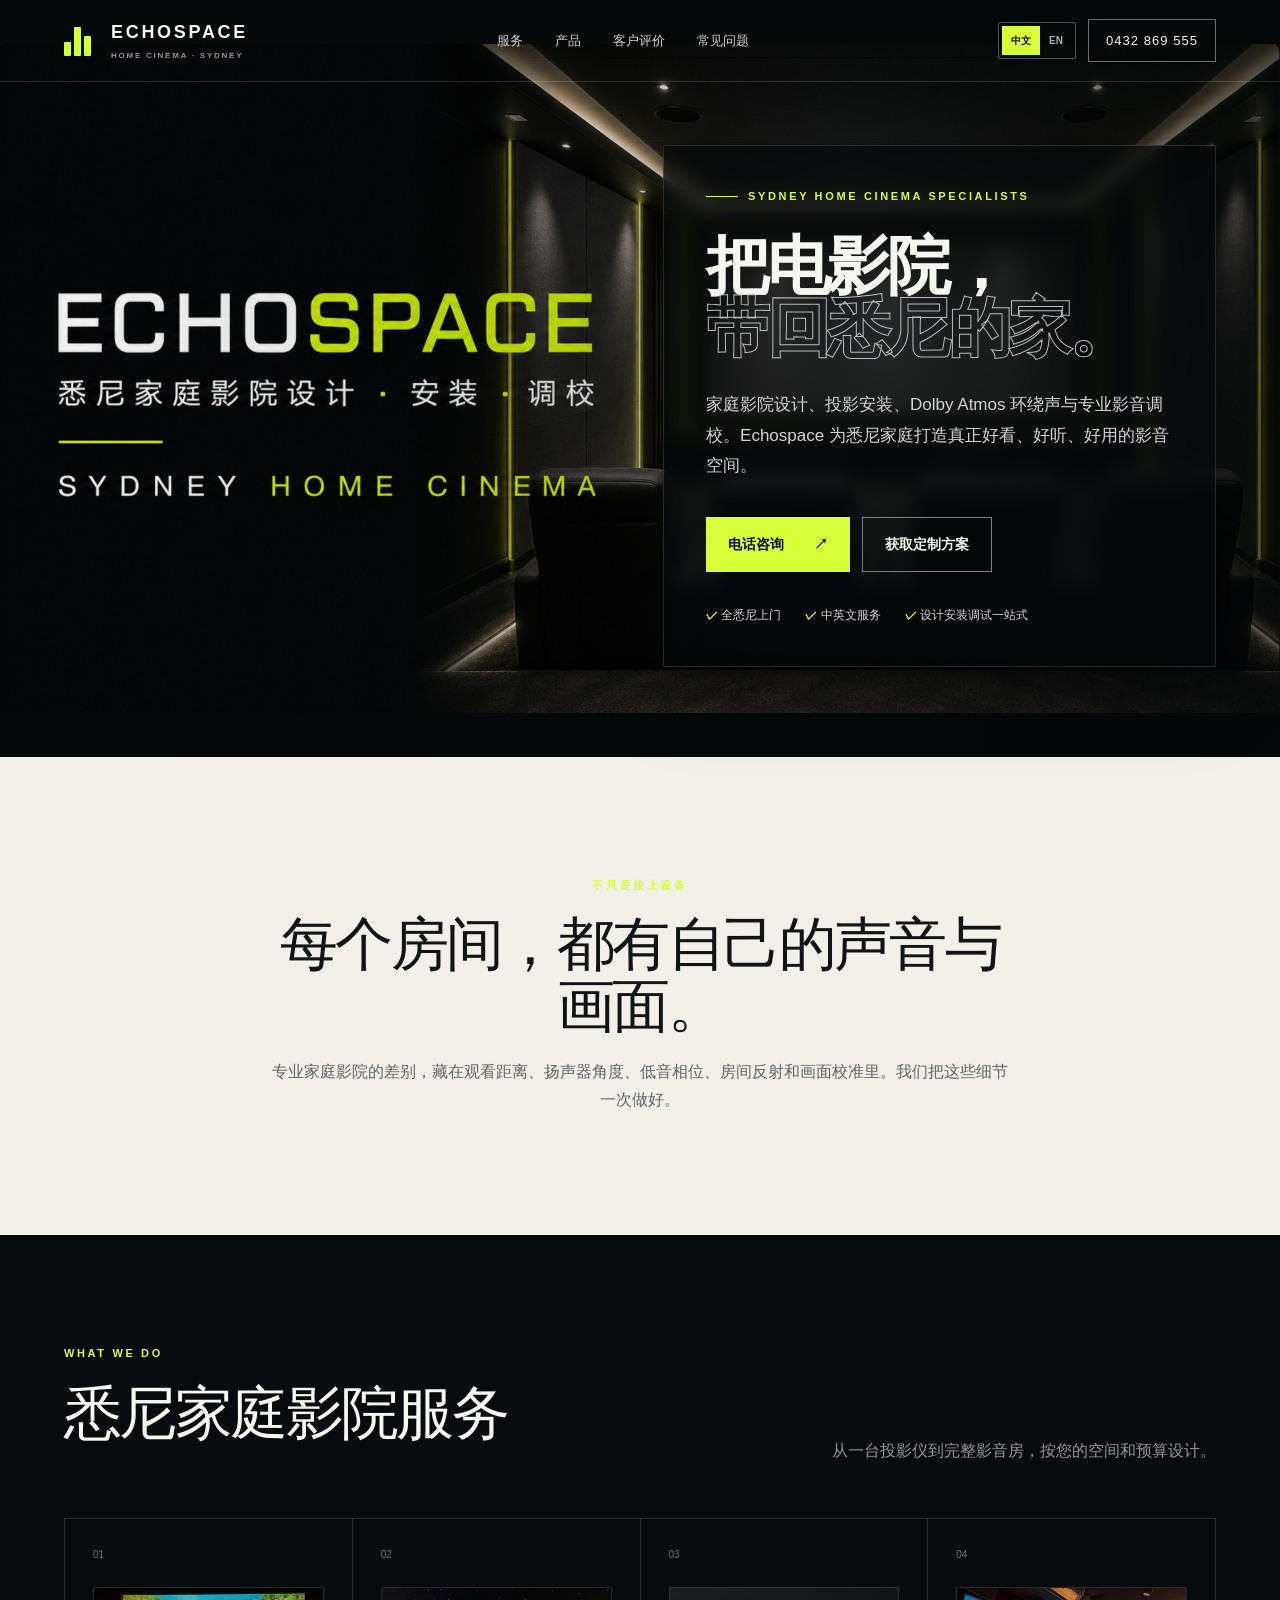
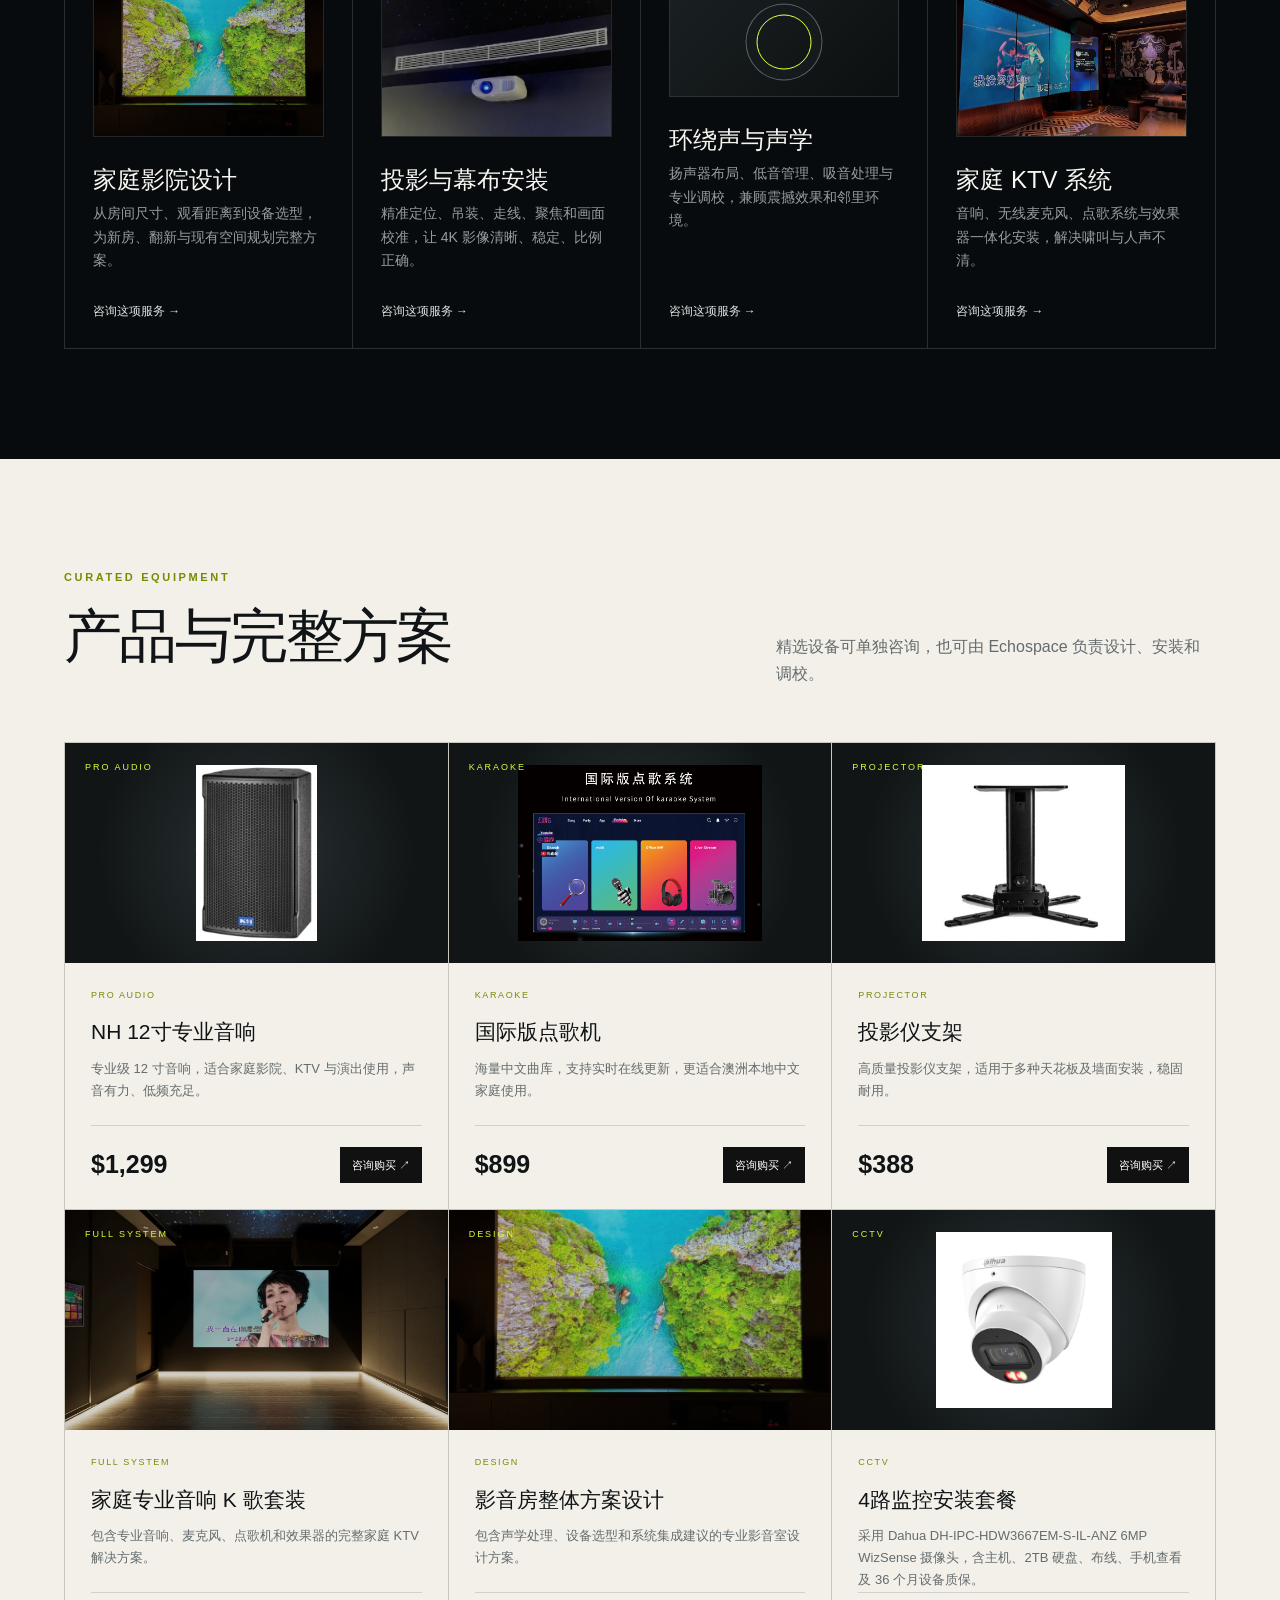
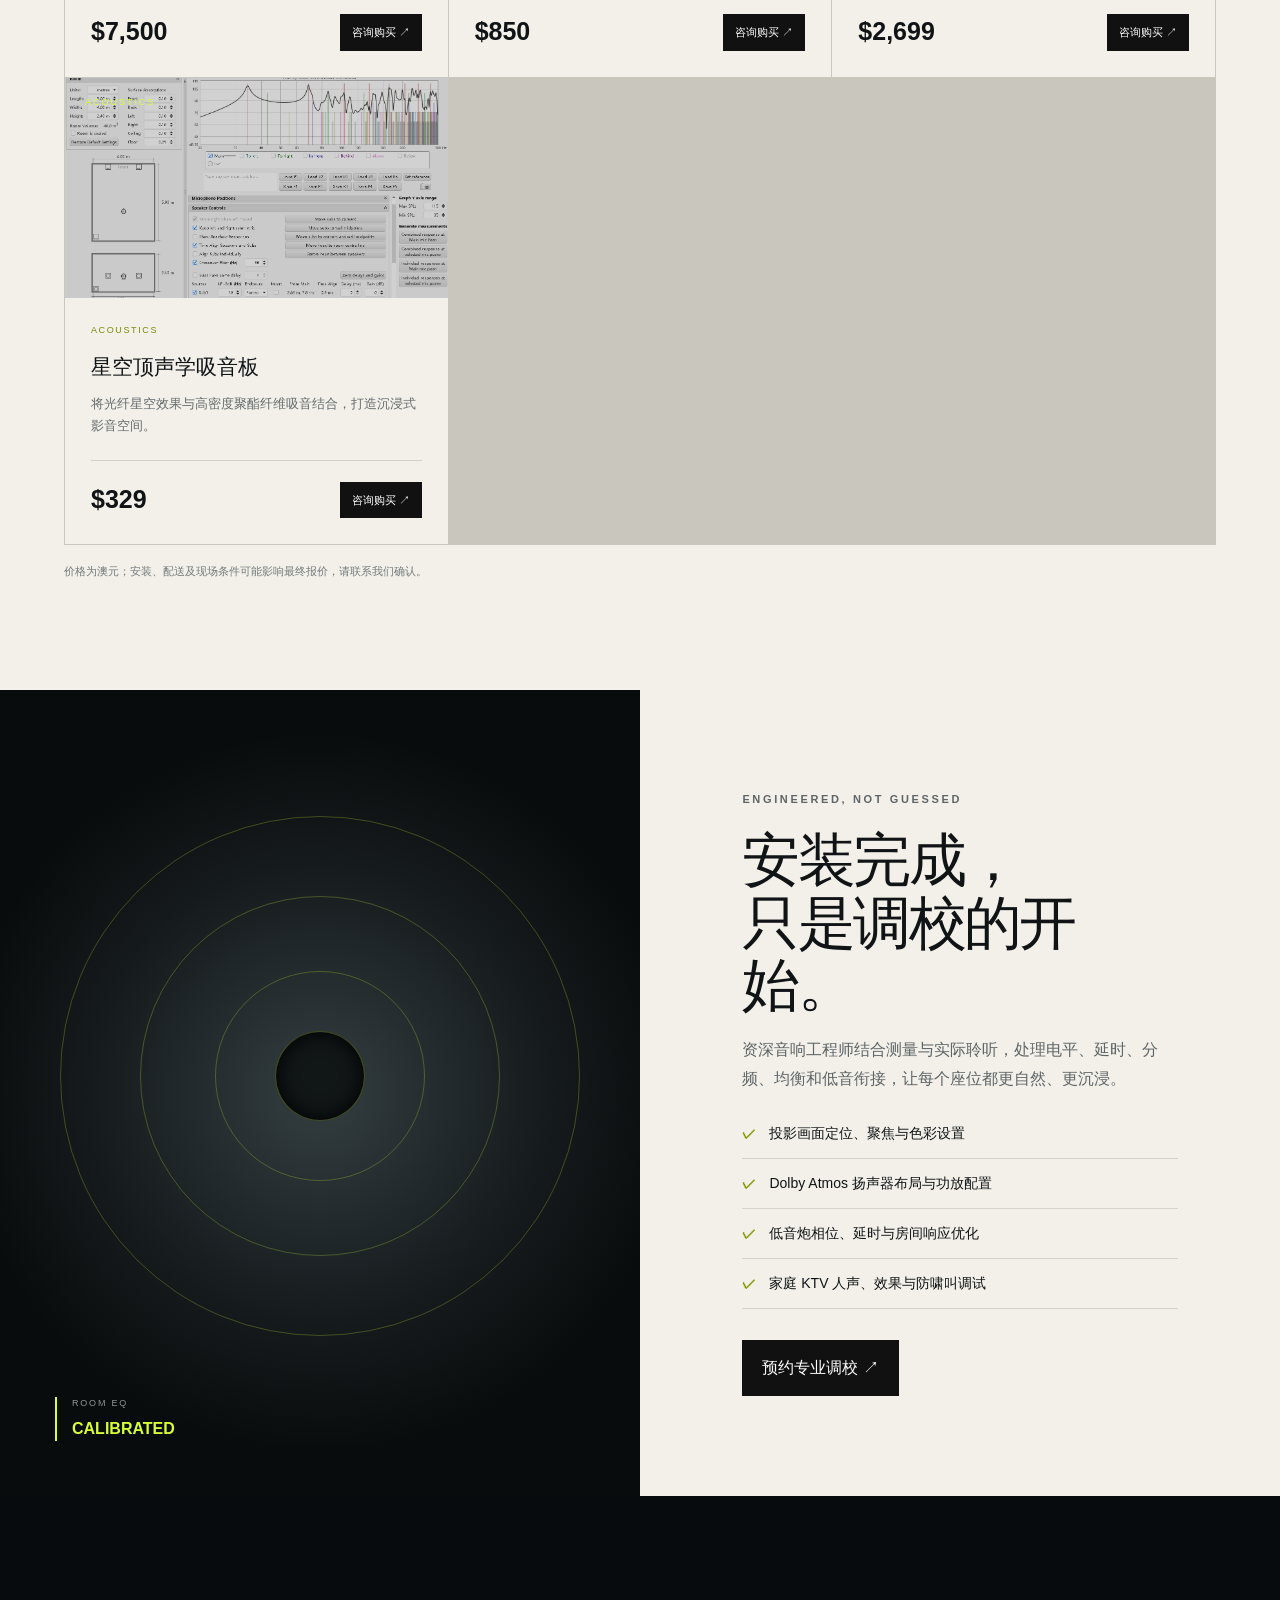
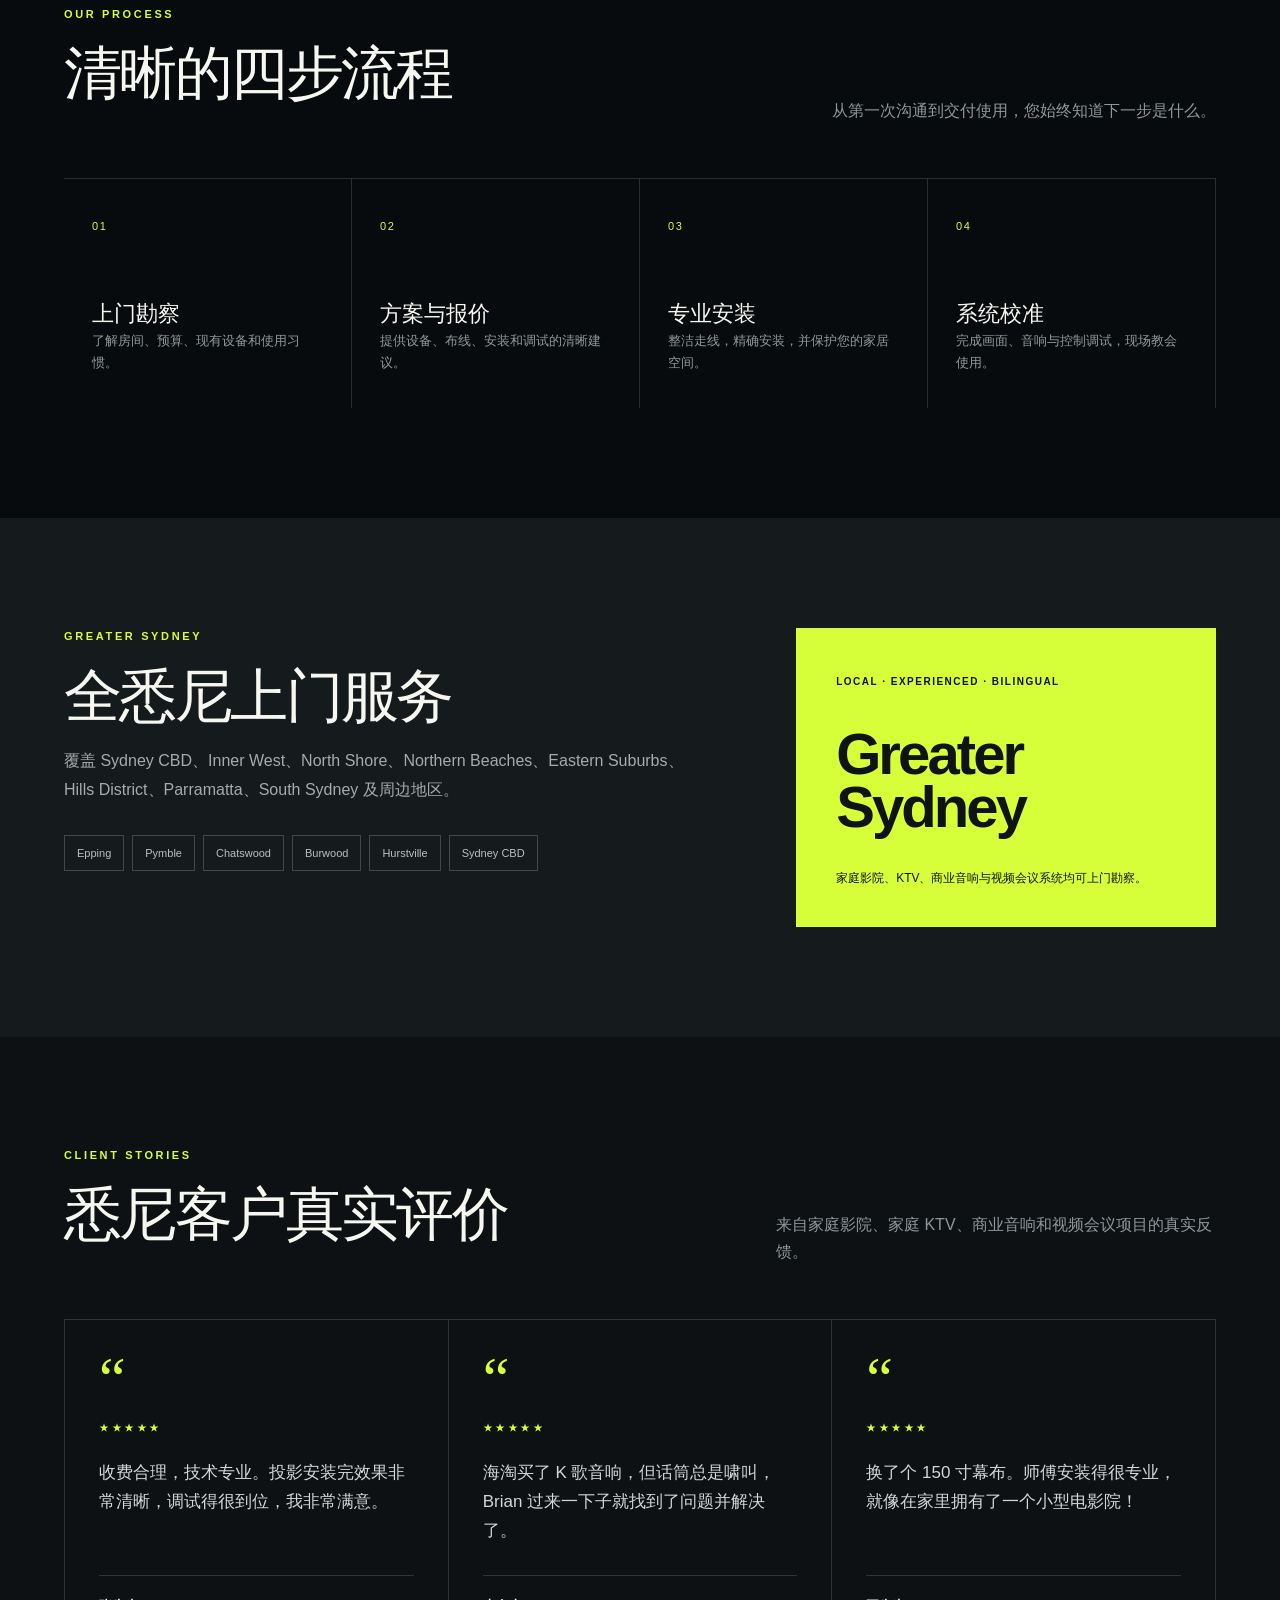
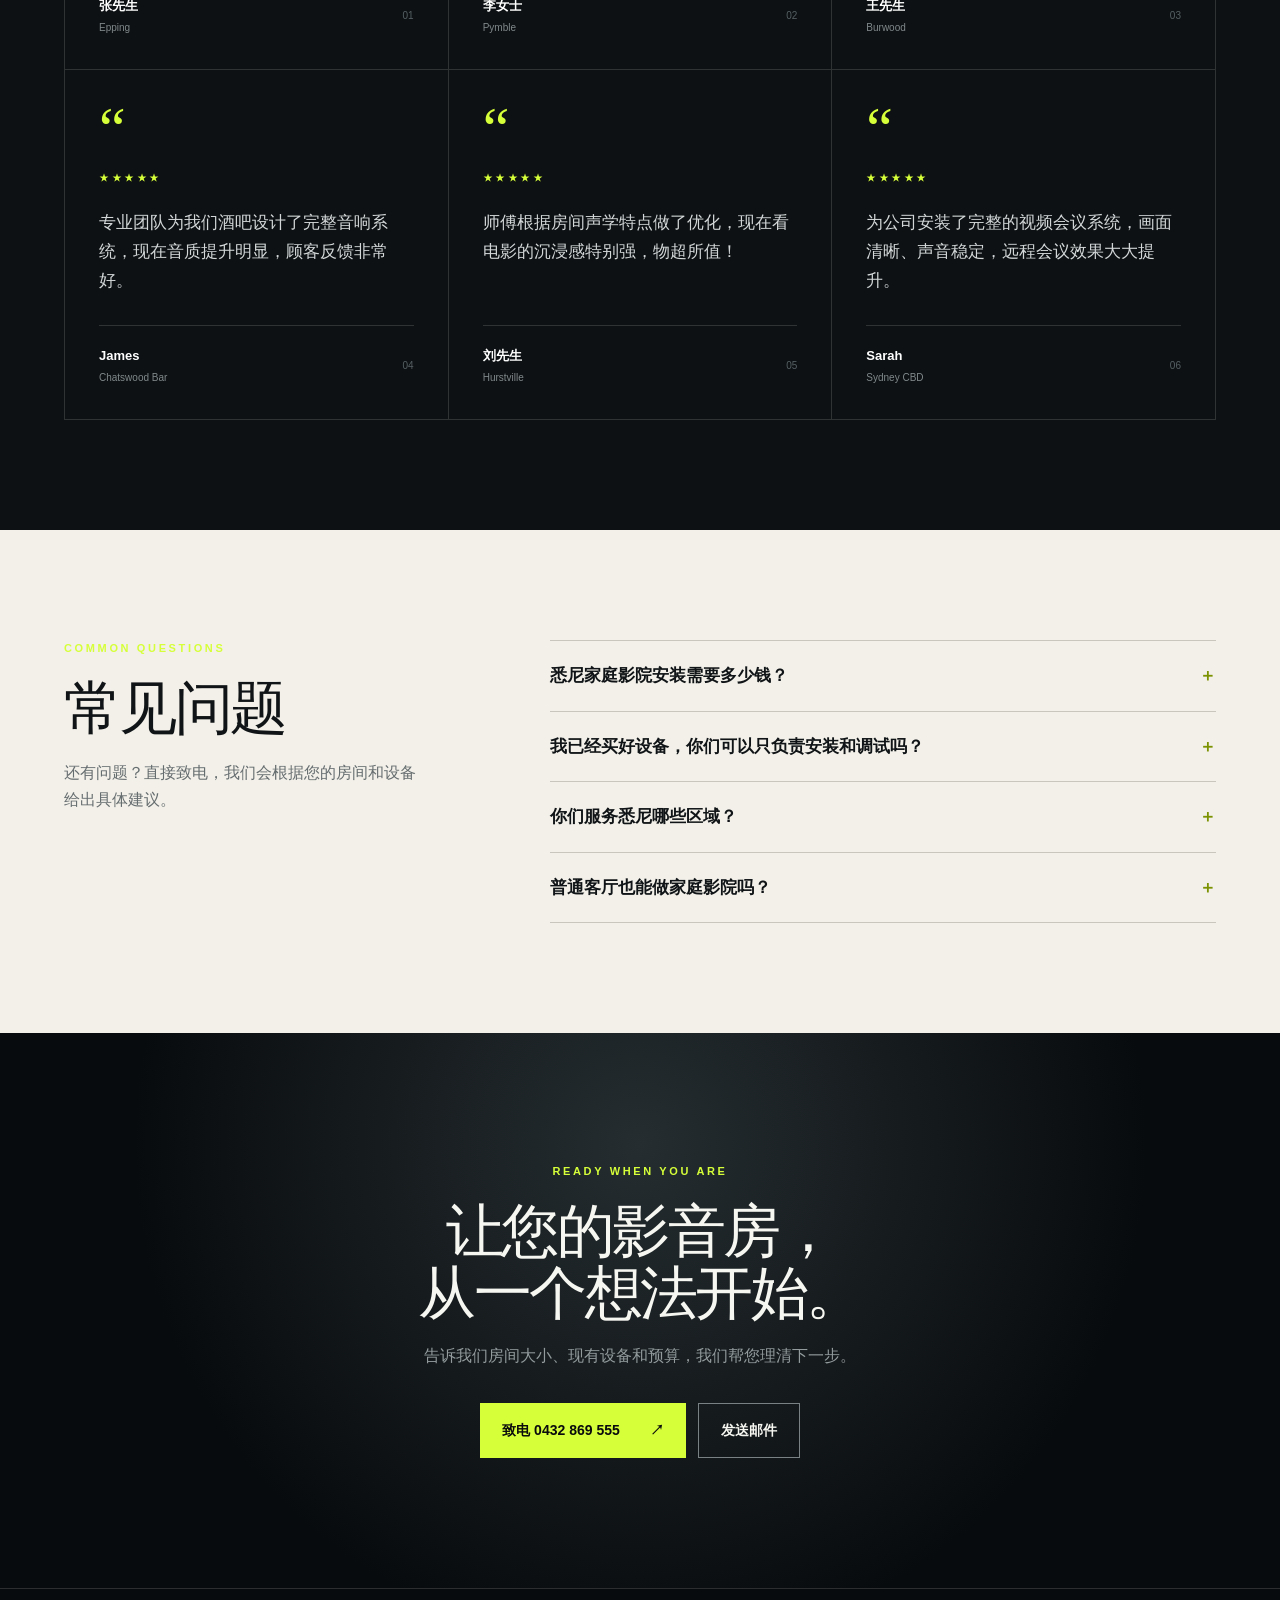
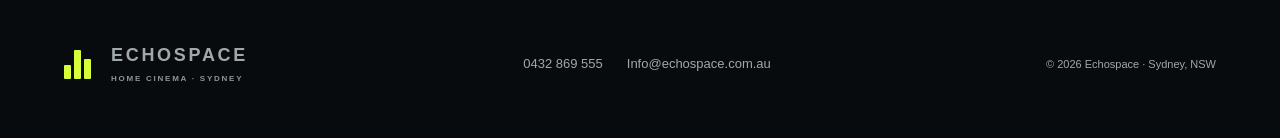
<file: index.html>
<!DOCTYPE html><html lang="zh-CN"><head><meta charSet="utf-8"/><meta name="viewport" content="width=device-width, initial-scale=1"/><link rel="preload" as="image" href="/products/room-design.jpg"/><link rel="preload" as="image" href="/services/projector-installation.jpg"/><link rel="preload" as="image" href="/services/ktv-installation.jpg"/><link rel="preload" as="image" href="/products/speaker.png"/><link rel="preload" as="image" href="/products/karaoke.png"/><link rel="preload" as="image" href="/products/projector-mount.png"/><link rel="preload" as="image" href="/products/ktv-system.jpg"/><link rel="preload" as="image" href="/products/dahua-camera.jpg"/><link rel="preload" as="image" href="/products/star-ceiling.png"/><link rel="stylesheet" href="/assets/index-B1T7E1o7.css" data-rsc-css-href="/assets/index-B1T7E1o7.css" data-precedence="vite-rsc/importer-resources"/><link rel="modulepreload" href="/assets/layout-segment-context-C3ZA42Gq.js" crossorigin=""/><link rel="modulepreload" href="/assets/rolldown-runtime-S-ySWqyJ.js" crossorigin=""/><link rel="modulepreload" href="/assets/index-o77dc3q7.js" crossorigin=""/><link rel="modulepreload" href="/assets/framework-CXnKph_e.js" crossorigin=""/><link rel="modulepreload" href="/assets/HomeClient-DTCljpMY.js" crossorigin=""/><title>悉尼家庭影院设计安装 | Echospace 专业影音系统 | Echospace</title><meta name="description" content="Echospace 提供悉尼家庭影院设计、投影仪与幕布安装、Dolby Atmos 环绕声、KTV 及专业影音调试。全悉尼上门勘察，致电 0432 869 555 获取方案。"/><meta name="keywords" content="悉尼家庭影院,Sydney home theatre installation,投影仪安装悉尼,Dolby Atmos Sydney,家庭KTV安装"/><meta name="robots" content="index, follow"/><meta name="googlebot" content="index, follow, max-image-preview:large, max-snippet:-1"/><meta property="og:title" content="悉尼家庭影院设计安装 | Echospace"/><meta property="og:description" content="为悉尼家庭打造真正好看、好听、好用的影音空间。"/><meta property="og:url" content="https://www.echospace.com.au/"/><meta property="og:site_name" content="Echospace"/><meta property="og:type" content="website"/><meta property="og:locale" content="zh_CN"/><meta property="og:image" content="https://www.echospace.com.au/og.png"/><meta property="og:image:width" content="1200"/><meta property="og:image:height" content="630"/><meta property="og:image:alt" content="Echospace 悉尼家庭影院设计安装"/><meta name="twitter:card" content="summary_large_image"/><meta name="twitter:title" content="悉尼家庭影院设计安装 | Echospace"/><meta name="twitter:description" content="设计、安装、调校一站式服务。全悉尼上门。"/><meta name="twitter:image" content="https://www.echospace.com.au/og.png"/><link rel="shortcut icon" href="https://www.echospace.com.au/favicon.svg"/><link rel="icon" href="https://www.echospace.com.au/favicon.svg"/><link rel="canonical" href="https://www.echospace.com.au/"/><script>self.__VINEXT_RSC_PARAMS__={}</script><script>self.__VINEXT_RSC_NAV__={"pathname":"/","searchParams":[]}</script><link rel="modulepreload" href="/assets/index-o77dc3q7.js" />
</head><body><script type="application/ld+json">{"@context":"https://schema.org","@type":"HomeAndConstructionBusiness","name":"Echospace","url":"https://www.echospace.com.au/","telephone":"+61432869555","email":"Info@echospace.com.au","description":"Sydney home theatre design, installation and professional audio visual calibration.","areaServed":{"@type":"City","name":"Sydney"},"address":{"@type":"PostalAddress","addressLocality":"Sydney","addressRegion":"NSW","addressCountry":"AU"},"priceRange":"$$","knowsLanguage":["zh-CN","en-AU"],"serviceType":["Home theatre installation","Projector installation","Dolby Atmos calibration","Karaoke system installation"]}</script><script type="application/ld+json">{"@context":"https://schema.org","@type":"FAQPage","mainEntity":[{"@type":"Question","name":"悉尼家庭影院安装需要多少钱？","acceptedAnswer":{"@type":"Answer","text":"费用取决于房间大小、设备档次、布线难度和声学要求。投影仪安装从 $219 起，幕布安装从 $208 起。"}},{"@type":"Question","name":"我已经买好设备，你们可以只负责安装和调试吗？","acceptedAnswer":{"@type":"Answer","text":"可以。我们可安装客户自购的投影仪、幕布、功放、音箱和 KTV 设备。"}},{"@type":"Question","name":"你们服务悉尼哪些区域？","acceptedAnswer":{"@type":"Answer","text":"我们服务 Greater Sydney，包括 Sydney CBD、Epping、Pymble、Chatswood、Burwood、Hurstville 及周边地区。"}}]}</script><main><header class="nav"><a class="brand" href="#top" aria-label="Echospace home"><span class="mark"><i></i><i></i><i></i></span><span>ECHOSPACE<small>HOME CINEMA · SYDNEY</small></span></a><nav aria-label="Main navigation"><a href="#services">服务</a><a href="#products">产品</a><a href="#reviews">客户评价</a><a href="#faq">常见问题</a></nav><div class="navTools"><div class="langSwitch" aria-label="Language"><button class="active">中文</button><button class="">EN</button></div><a class="navCta" href="tel:+61432869555">0432 869 555</a></div></header><section class="hero" id="top"><div class="heroGlow"></div><div class="heroCopy"><p class="eyebrow"><span></span> SYDNEY HOME CINEMA SPECIALISTS</p><h1>把电影院，<br/><em>带回悉尼的家。</em></h1><p class="lead">家庭影院设计、投影安装、Dolby Atmos 环绕声与专业影音调校。Echospace 为悉尼家庭打造真正好看、好听、好用的影音空间。</p><div class="actions"><a class="primary" href="tel:+61432869555">电话咨询<!-- --> <b>↗</b></a><a class="secondary" href="mailto:Info@echospace.com.au">获取定制方案</a></div><div class="trust"><span><b>✓</b> <!-- -->全悉尼上门</span><span><b>✓</b> <!-- -->中英文服务</span><span><b>✓</b> <!-- -->设计安装调试一站式</span></div></div><div class="cinema" aria-hidden="true"><div class="screen"><span>ECHOSPACE</span><small>YOUR ROOM · MASTERED</small></div><div class="beam"></div><div class="seats"><i></i><i></i><i></i><i></i></div><div class="sound s1"></div><div class="sound s2"></div></div></section><section class="intro"><p class="kicker">不只是接上设备</p><h2>每个房间，都有自己的声音与画面。</h2><p>专业家庭影院的差别，藏在观看距离、扬声器角度、低音相位、房间反射和画面校准里。我们把这些细节一次做好。</p></section><section class="services" id="services"><div class="sectionHead"><div><p class="kicker">WHAT WE DO</p><h2>悉尼家庭影院服务</h2></div><p>从一台投影仪到完整影音房，按您的空间和预算设计。</p></div><div class="serviceGrid"><article><span>01</span><img class="serviceImage" src="/products/room-design.jpg" alt="家庭影院设计"/><h3>家庭影院设计</h3><p>从房间尺寸、观看距离到设备选型，为新房、翻新与现有空间规划完整方案。</p><a href="tel:+61432869555">咨询这项服务<!-- --> →</a></article><article><span>02</span><img class="serviceImage" src="/services/projector-installation.jpg" alt="投影与幕布安装"/><h3>投影与幕布安装</h3><p>精准定位、吊装、走线、聚焦和画面校准，让 4K 影像清晰、稳定、比例正确。</p><a href="tel:+61432869555">咨询这项服务<!-- --> →</a></article><article><span>03</span><div class="icon icon03"></div><h3>环绕声与声学</h3><p>扬声器布局、低音管理、吸音处理与专业调校，兼顾震撼效果和邻里环境。</p><a href="tel:+61432869555">咨询这项服务<!-- --> →</a></article><article><span>04</span><img class="serviceImage" src="/services/ktv-installation.jpg" alt="家庭 KTV 系统"/><h3>家庭 KTV 系统</h3><p>音响、无线麦克风、点歌系统与效果器一体化安装，解决啸叫与人声不清。</p><a href="tel:+61432869555">咨询这项服务<!-- --> →</a></article></div></section><section class="products" id="products"><div class="sectionHead"><div><p class="kicker">CURATED EQUIPMENT</p><h2>产品与完整方案</h2></div><p>精选设备可单独咨询，也可由 Echospace 负责设计、安装和调校。</p></div><div class="productGrid"><article><div class="productVisual"><span>PRO AUDIO</span><img src="/products/speaker.png" class="contain" alt="NH 12寸专业音响"/></div><div class="productInfo"><small>PRO AUDIO</small><h3>NH 12寸专业音响</h3><p>专业级 12 寸音响，适合家庭影院、KTV 与演出使用，声音有力、低频充足。</p><div><strong>$1,299</strong><a href="mailto:Info@echospace.com.au?subject=NH%2012%E5%AF%B8%E4%B8%93%E4%B8%9A%E9%9F%B3%E5%93%8D">咨询购买<!-- --> ↗</a></div></div></article><article><div class="productVisual"><span>KARAOKE</span><img src="/products/karaoke.png" class="contain" alt="国际版点歌机"/></div><div class="productInfo"><small>KARAOKE</small><h3>国际版点歌机</h3><p>海量中文曲库，支持实时在线更新，更适合澳洲本地中文家庭使用。</p><div><strong>$899</strong><a href="mailto:Info@echospace.com.au?subject=%E5%9B%BD%E9%99%85%E7%89%88%E7%82%B9%E6%AD%8C%E6%9C%BA">咨询购买<!-- --> ↗</a></div></div></article><article><div class="productVisual"><span>PROJECTOR</span><img src="/products/projector-mount.png" class="contain" alt="投影仪支架"/></div><div class="productInfo"><small>PROJECTOR</small><h3>投影仪支架</h3><p>高质量投影仪支架，适用于多种天花板及墙面安装，稳固耐用。</p><div><strong>$388</strong><a href="mailto:Info@echospace.com.au?subject=%E6%8A%95%E5%BD%B1%E4%BB%AA%E6%94%AF%E6%9E%B6">咨询购买<!-- --> ↗</a></div></div></article><article><div class="productVisual"><span>FULL SYSTEM</span><img src="/products/ktv-system.jpg" class="cover" alt="家庭专业音响 K 歌套装"/></div><div class="productInfo"><small>FULL SYSTEM</small><h3>家庭专业音响 K 歌套装</h3><p>包含专业音响、麦克风、点歌机和效果器的完整家庭 KTV 解决方案。</p><div><strong>$7,500</strong><a href="mailto:Info@echospace.com.au?subject=%E5%AE%B6%E5%BA%AD%E4%B8%93%E4%B8%9A%E9%9F%B3%E5%93%8D%20K%20%E6%AD%8C%E5%A5%97%E8%A3%85">咨询购买<!-- --> ↗</a></div></div></article><article><div class="productVisual"><span>DESIGN</span><img src="/products/room-design.jpg" class="cover" alt="影音房整体方案设计"/></div><div class="productInfo"><small>DESIGN</small><h3>影音房整体方案设计</h3><p>包含声学处理、设备选型和系统集成建议的专业影音室设计方案。</p><div><strong>$850</strong><a href="mailto:Info@echospace.com.au?subject=%E5%BD%B1%E9%9F%B3%E6%88%BF%E6%95%B4%E4%BD%93%E6%96%B9%E6%A1%88%E8%AE%BE%E8%AE%A1">咨询购买<!-- --> ↗</a></div></div></article><article><div class="productVisual"><span>CCTV</span><img src="/products/dahua-camera.jpg" class="contain" alt="4路监控安装套餐"/></div><div class="productInfo"><small>CCTV</small><h3>4路监控安装套餐</h3><p>采用 Dahua DH-IPC-HDW3667EM-S-IL-ANZ 6MP WizSense 摄像头，含主机、2TB 硬盘、布线、手机查看及 36 个月设备质保。</p><div><strong>$2,699</strong><a href="mailto:Info@echospace.com.au?subject=4%E8%B7%AF%E7%9B%91%E6%8E%A7%E5%AE%89%E8%A3%85%E5%A5%97%E9%A4%90">咨询购买<!-- --> ↗</a></div></div></article><article><div class="productVisual"><span>ACOUSTICS</span><img src="/products/star-ceiling.png" class="cover" alt="星空顶声学吸音板"/></div><div class="productInfo"><small>ACOUSTICS</small><h3>星空顶声学吸音板</h3><p>将光纤星空效果与高密度聚酯纤维吸音结合，打造沉浸式影音空间。</p><div><strong>$329</strong><a href="mailto:Info@echospace.com.au?subject=%E6%98%9F%E7%A9%BA%E9%A1%B6%E5%A3%B0%E5%AD%A6%E5%90%B8%E9%9F%B3%E6%9D%BF">咨询购买<!-- --> ↗</a></div></div></article></div><p class="productNote">价格为澳元；安装、配送及现场条件可能影响最终报价，请联系我们确认。</p></section><section class="feature"><div class="featureVisual"><div class="rings"><i></i><i></i><i></i><i></i></div><div class="meter"><span>ROOM EQ</span><b>CALIBRATED</b></div></div><div class="featureCopy"><p class="kicker">ENGINEERED, NOT GUESSED</p><h2>安装完成，<br/>只是调校的开始。</h2><p>资深音响工程师结合测量与实际聆听，处理电平、延时、分频、均衡和低音衔接，让每个座位都更自然、更沉浸。</p><ul><li>投影画面定位、聚焦与色彩设置</li><li>Dolby Atmos 扬声器布局与功放配置</li><li>低音炮相位、延时与房间响应优化</li><li>家庭 KTV 人声、效果与防啸叫调试</li></ul><a href="mailto:Info@echospace.com.au">预约专业调校<!-- --> ↗</a></div></section><section class="process" id="process"><div class="sectionHead"><div><p class="kicker">OUR PROCESS</p><h2>清晰的四步流程</h2></div><p>从第一次沟通到交付使用，您始终知道下一步是什么。</p></div><ol><li><span>0<!-- -->1</span><h3>上门勘察</h3><p>了解房间、预算、现有设备和使用习惯。</p></li><li><span>0<!-- -->2</span><h3>方案与报价</h3><p>提供设备、布线、安装和调试的清晰建议。</p></li><li><span>0<!-- -->3</span><h3>专业安装</h3><p>整洁走线，精确安装，并保护您的家居空间。</p></li><li><span>0<!-- -->4</span><h3>系统校准</h3><p>完成画面、音响与控制调试，现场教会使用。</p></li></ol></section><section class="areas" id="areas"><div><p class="kicker">GREATER SYDNEY</p><h2>全悉尼上门服务</h2><p>覆盖 Sydney CBD、Inner West、North Shore、Northern Beaches、Eastern Suburbs、Hills District、Parramatta、South Sydney 及周边地区。</p><div class="suburbs"><span>Epping</span><span>Pymble</span><span>Chatswood</span><span>Burwood</span><span>Hurstville</span><span>Sydney CBD</span></div></div><aside><span>LOCAL · EXPERIENCED · BILINGUAL</span><strong>Greater<br/>Sydney</strong><p>家庭影院、KTV、商业音响与视频会议系统均可上门勘察。</p></aside></section><section class="reviews" id="reviews"><div class="sectionHead"><div><p class="kicker">CLIENT STORIES</p><h2>悉尼客户真实评价</h2></div><p>来自家庭影院、家庭 KTV、商业音响和视频会议项目的真实反馈。</p></div><div class="reviewGrid"><article><span>“</span><div class="stars">★★★★★</div><blockquote>收费合理，技术专业。投影安装完效果非常清晰，调试得很到位，我非常满意。</blockquote><footer><b>张先生</b><small>Epping</small><i>0<!-- -->1</i></footer></article><article><span>“</span><div class="stars">★★★★★</div><blockquote>海淘买了 K 歌音响，但话筒总是啸叫，Brian 过来一下子就找到了问题并解决了。</blockquote><footer><b>李女士</b><small>Pymble</small><i>0<!-- -->2</i></footer></article><article><span>“</span><div class="stars">★★★★★</div><blockquote>换了个 150 寸幕布。师傅安装得很专业，就像在家里拥有了一个小型电影院！</blockquote><footer><b>王先生</b><small>Burwood</small><i>0<!-- -->3</i></footer></article><article><span>“</span><div class="stars">★★★★★</div><blockquote>专业团队为我们酒吧设计了完整音响系统，现在音质提升明显，顾客反馈非常好。</blockquote><footer><b>James</b><small>Chatswood Bar</small><i>0<!-- -->4</i></footer></article><article><span>“</span><div class="stars">★★★★★</div><blockquote>师傅根据房间声学特点做了优化，现在看电影的沉浸感特别强，物超所值！</blockquote><footer><b>刘先生</b><small>Hurstville</small><i>0<!-- -->5</i></footer></article><article><span>“</span><div class="stars">★★★★★</div><blockquote>为公司安装了完整的视频会议系统，画面清晰、声音稳定，远程会议效果大大提升。</blockquote><footer><b>Sarah</b><small>Sydney CBD</small><i>0<!-- -->6</i></footer></article></div></section><section class="faq" id="faq"><div><p class="kicker">COMMON QUESTIONS</p><h2>常见问题</h2><p>还有问题？直接致电，我们会根据您的房间和设备给出具体建议。</p></div><div><details><summary>悉尼家庭影院安装需要多少钱？<span>＋</span></summary><p>费用取决于房间大小、设备档次、布线难度和声学要求。投影仪安装从 $219 起，幕布安装从 $208 起；完整影院建议预约上门勘察后报价。</p></details><details><summary>我已经买好设备，你们可以只负责安装和调试吗？<span>＋</span></summary><p>可以。我们可安装客户自购的投影仪、幕布、功放、音箱和 KTV 设备，并进行连接、校准与故障排查。</p></details><details><summary>你们服务悉尼哪些区域？<span>＋</span></summary><p>我们服务 Greater Sydney，包括 Sydney CBD、Epping、Pymble、Chatswood、Burwood、Hurstville 及周边地区。</p></details><details><summary>普通客厅也能做家庭影院吗？<span>＋</span></summary><p>可以。我们会根据采光、观看距离、房间结构和邻里环境，选择电视或投影方案，并优化音箱位置与控制方式。</p></details></div></section><section class="finalCta"><p class="kicker">READY WHEN YOU ARE</p><h2>让您的影音房，<br/>从一个想法开始。</h2><p>告诉我们房间大小、现有设备和预算，我们帮您理清下一步。</p><div class="actions"><a class="primary" href="tel:+61432869555">致电<!-- --> 0432 869 555 <b>↗</b></a><a class="secondary" href="mailto:Info@echospace.com.au">发送邮件</a></div></section><footer><a class="brand" href="#top"><span class="mark"><i></i><i></i><i></i></span><span>ECHOSPACE<small>HOME CINEMA · SYDNEY</small></span></a><div><a href="tel:+61432869555">0432 869 555</a><a href="mailto:Info@echospace.com.au">Info@echospace.com.au</a></div><p>© 2026 Echospace · Sydney, NSW</p></footer><a class="mobileCall" href="tel:+61432869555">电话咨询<!-- --> · 0432 869 555</a></main><script id="_R_">import("/assets/index-o77dc3q7.js")</script></body></html><script>self.__VINEXT_RSC_CHUNKS__=self.__VINEXT_RSC_CHUNKS__||[];self.__VINEXT_RSC_CHUNKS__.push("2:I[\"79ef9a017562\",[],\"Children\",1]\n3:I[\"d7d8178d8913\",[],\"LayoutSegmentProvider\",1]\n4:I[\"79ef9a017562\",[],\"Slot\",1]\n5:I[\"97e23c8fc95f\",[],\"RedirectBoundary\",1]\n:HL[\"/assets/index-B1T7E1o7.css\",\"style\"]\n")</script><script>self.__VINEXT_RSC_CHUNKS__=self.__VINEXT_RSC_CHUNKS__||[];self.__VINEXT_RSC_CHUNKS__.push("0:{\"__route\":\"route:/\",\"__interceptionContext\":null,\"__layoutIds\":[\"layout:/\"],\"__rootLayout\":\"/\",\"page:/\":\"$L1\",\"layout:/\":[[[[\"$\",\"link\",\"css:/assets/index-B1T7E1o7.css\",{\"rel\":\"stylesheet\",\"precedence\":\"vite-rsc/importer-resources\",\"href\":\"/assets/index-B1T7E1o7.css\",\"data-rsc-css-href\":\"/assets/index-B1T7E1o7.css\"}],\"$undefined\"],[\"$\",\"html\",null,{\"lang\":\"zh-CN\",\"children\":[\"$\",\"body\",null,{\"children\":[\"$\",\"$L2\",null,{}]}]}]],null],\"route:/\":[[[\"$\",\"meta\",null,{\"charSet\":\"utf-8\"}],[[\"$\",\"title\",\"0\",{\"children\":\"悉尼家庭影院设计安装 | Echospace 专业影音系统 | Echospace\"}],[\"$\",\"meta\",\"1\",{\"name\":\"description\",\"content\":\"Echospace 提供悉尼家庭影院设计、投影仪与幕布安装、Dolby Atmos 环绕声、KTV 及专业影音调试。全悉尼上门勘察，致电 0432 869 555 获取方案。\"}],[\"$\",\"meta\",\"2\",{\"name\":\"keywords\",\"content\":\"悉尼家庭影院,Sydney home theatre installation,投影仪安装悉尼,Dolby Atmos Sydney,家庭KTV安装\"}],[\"$\",\"meta\",\"3\",{\"name\":\"robots\",\"content\":\"index, follow\"}],[\"$\",\"meta\",\"4\",{\"name\":\"googlebot\",\"content\":\"index, follow, max-image-preview:large, max-snippet:-1\"}],[\"$\",\"meta\",\"5\",{\"property\":\"og:title\",\"content\":\"悉尼家庭影院设计安装 | Echospace\"}],[\"$\",\"meta\",\"6\",{\"property\":\"og:description\",\"content\":\"为悉尼家庭打造真正好看、好听、好用的影音空间。\"}],[\"$\",\"meta\",\"7\",{\"property\":\"og:url\",\"content\":\"https://www.echospace.com.au/\"}],[\"$\",\"meta\",\"8\",{\"property\":\"og:site_name\",\"content\":\"Echospace\"}],[\"$\",\"meta\",\"9\",{\"property\":\"og:type\",\"content\":\"website\"}],[\"$\",\"meta\",\"10\",{\"property\":\"og:locale\",\"content\":\"zh_CN\"}],[\"$\",\"meta\",\"11\",{\"property\":\"og:image\",\"content\":\"https://www.echospace.com.au/og.png\"}],[\"$\",\"meta\",\"12\",{\"property\":\"og:image:width\",\"content\":\"1200\"}],[\"$\",\"meta\",\"13\",{\"property\":\"og:image:height\",\"content\":\"630\"}],[\"$\",\"meta\",\"14\",{\"property\":\"og:image:alt\",\"content\":\"Echospace 悉尼家庭影院设计安装\"}],[\"$\",\"meta\",\"15\",{\"name\":\"twitter:card\",\"content\":\"summary_large_image\"}],[\"$\",\"meta\",\"16\",{\"name\":\"twitter:title\",\"content\":\"悉尼家庭影院设计安装 | Echospace\"}],[\"$\",\"meta\",\"17\",{\"name\":\"twitter:description\",\"content\":\"设计、安装、调校一站式服务。全悉尼上门。\"}],[\"$\",\"meta\",\"18\",{\"name\":\"twitter:image\",\"content\":\"https://www.echospace.com.au/og.png\"}],[\"$\",\"link\",\"19\",{\"rel\":\"shortcut icon\",\"href\":\"https://www.echospace.com.au/favicon.svg\"}],[\"$\",\"link\",\"20\",{\"rel\":\"icon\",\"href\":\"https://www.echospace.com.au/favicon.svg\"}],[\"$\",\"link\",\"21\",{\"rel\":\"canonical\",\"href\":\"https://www.echospace.com.au/\"}]],[[\"$\",\"meta\",\"0\",{\"name\":\"viewport\",\"content\":\"width=device-width, initial-scale=1\"}]]],[\"$\",\"$L3\",null,{\"segmentMap\":{\"children\":[]},\"children\":[\"$\",\"$L4\",null,{\"id\":\"layout:/\",\"parallelSlots\":\"$undefined\",\"children\":[\"$\",\"$L5\",null,{\"children\":[\"$\",\"$L3\",null,{\"segmentMap\":{\"children\":[]},\"children\":[\"$\",\"$L4\",null,{\"id\":\"page:/\"}]}]}]}]}]],\"__layoutFlags\":{\"layout:/\":\"s\"},\"__artifactCompatibility\":{\"schemaVersion\":1,\"graphVersion\":\"app-route-graph:4uhn5s1wvoptc\",\"deploymentVersion\":\"1fb428ac-b3d5-442d-a504-5ef9d6c211fd\",\"appElementsSchemaVersion\":1,\"rscPayloadSchemaVersion\":1,\"rootBoundaryId\":\"/\",\"renderEpoch\":null}}\n")</script><script>self.__VINEXT_RSC_CHUNKS__=self.__VINEXT_RSC_CHUNKS__||[];self.__VINEXT_RSC_CHUNKS__.push("6:I[\"82b1d810973c\",[],\"default\",1]\n1:[[\"$\",\"script\",null,{\"type\":\"application/ld+json\",\"dangerouslySetInnerHTML\":{\"__html\":\"{\\\"@context\\\":\\\"https://schema.org\\\",\\\"@type\\\":\\\"HomeAndConstructionBusiness\\\",\\\"name\\\":\\\"Echospace\\\",\\\"url\\\":\\\"https://www.echospace.com.au/\\\",\\\"telephone\\\":\\\"+61432869555\\\",\\\"email\\\":\\\"Info@echospace.com.au\\\",\\\"description\\\":\\\"Sydney home theatre design, installation and professional audio visual calibration.\\\",\\\"areaServed\\\":{\\\"@type\\\":\\\"City\\\",\\\"name\\\":\\\"Sydney\\\"},\\\"address\\\":{\\\"@type\\\":\\\"PostalAddress\\\",\\\"addressLocality\\\":\\\"Sydney\\\",\\\"addressRegion\\\":\\\"NSW\\\",\\\"addressCountry\\\":\\\"AU\\\"},\\\"priceRange\\\":\\\"$$\\\",\\\"knowsLanguage\\\":[\\\"zh-CN\\\",\\\"en-AU\\\"],\\\"serviceType\\\":[\\\"Home theatre installation\\\",\\\"Projector installation\\\",\\\"Dolby Atmos calibration\\\",\\\"Karaoke system installation\\\"]}\"}}],[\"$\",\"script\",null,{\"type\":\"application/ld+json\",\"dangerouslySetInnerHTML\":{\"__html\":\"{\\\"@context\\\":\\\"https://schema.org\\\",\\\"@type\\\":\\\"FAQPage\\\",\\\"mainEntity\\\":[{\\\"@type\\\":\\\"Question\\\",\\\"name\\\":\\\"悉尼家庭影院安装需要多少钱？\\\",\\\"acceptedAnswer\\\":{\\\"@type\\\":\\\"Answer\\\",\\\"text\\\":\\\"费用取决于房间大小、设备档次、布线难度和声学要求。投影仪安装从 $219 起，幕布安装从 $208 起。\\\"}},{\\\"@type\\\":\\\"Question\\\",\\\"name\\\":\\\"我已经买好设备，你们可以只负责安装和调试吗？\\\",\\\"acceptedAnswer\\\":{\\\"@type\\\":\\\"Answer\\\",\\\"text\\\":\\\"可以。我们可安装客户自购的投影仪、幕布、功放、音箱和 KTV 设备。\\\"}},{\\\"@type\\\":\\\"Question\\\",\\\"name\\\":\\\"你们服务悉尼哪些区域？\\\",\\\"acceptedAnswer\\\":{\\\"@type\\\":\\\"Answer\\\",\\\"text\\\":\\\"我们服务 Greater Sydney，包括 Sydney CBD、Epping、Pymble、Chatswood、Burwood、Hurstville 及周边地区。\\\"}}]}\"}}],[\"$\",\"$L6\",null,{}]]\n")</script><script>self.__VINEXT_RSC_DONE__=true</script>
</file>
<file: assets/index-B1T7E1o7.css>
/*! tailwindcss v4.2.1 | MIT License | https://tailwindcss.com */
@layer theme{:root,:host{--font-sans:ui-sans-serif, system-ui, sans-serif, "Apple Color Emoji", "Segoe UI Emoji", "Segoe UI Symbol", "Noto Color Emoji";--font-mono:ui-monospace, SFMono-Regular, Menlo, Monaco, Consolas, "Liberation Mono", "Courier New", monospace;--spacing:.25rem;--default-font-family:var(--font-sans);--default-mono-font-family:var(--font-mono)}}@layer base{*,:after,:before,::backdrop{box-sizing:border-box;border:0 solid;margin:0;padding:0}::file-selector-button{box-sizing:border-box;border:0 solid;margin:0;padding:0}html,:host{-webkit-text-size-adjust:100%;tab-size:4;line-height:1.5;font-family:var(--default-font-family,ui-sans-serif, system-ui, sans-serif, "Apple Color Emoji", "Segoe UI Emoji", "Segoe UI Symbol", "Noto Color Emoji");font-feature-settings:var(--default-font-feature-settings,normal);font-variation-settings:var(--default-font-variation-settings,normal);-webkit-tap-highlight-color:transparent}hr{height:0;color:inherit;border-top-width:1px}abbr:where([title]){-webkit-text-decoration:underline dotted;text-decoration:underline dotted}h1,h2,h3,h4,h5,h6{font-size:inherit;font-weight:inherit}a{color:inherit;-webkit-text-decoration:inherit;-webkit-text-decoration:inherit;-webkit-text-decoration:inherit;-webkit-text-decoration:inherit;text-decoration:inherit}b,strong{font-weight:bolder}code,kbd,samp,pre{font-family:var(--default-mono-font-family,ui-monospace, SFMono-Regular, Menlo, Monaco, Consolas, "Liberation Mono", "Courier New", monospace);font-feature-settings:var(--default-mono-font-feature-settings,normal);font-variation-settings:var(--default-mono-font-variation-settings,normal);font-size:1em}small{font-size:80%}sub,sup{vertical-align:baseline;font-size:75%;line-height:0;position:relative}sub{bottom:-.25em}sup{top:-.5em}table{text-indent:0;border-color:inherit;border-collapse:collapse}:-moz-focusring{outline:auto}progress{vertical-align:baseline}summary{display:list-item}ol,ul,menu{list-style:none}img,svg,video,canvas,audio,iframe,embed,object{vertical-align:middle;display:block}img,video{max-width:100%;height:auto}button,input,select,optgroup,textarea{font:inherit;font-feature-settings:inherit;font-variation-settings:inherit;letter-spacing:inherit;color:inherit;opacity:1;background-color:#0000;border-radius:0}::file-selector-button{font:inherit;font-feature-settings:inherit;font-variation-settings:inherit;letter-spacing:inherit;color:inherit;opacity:1;background-color:#0000;border-radius:0}:where(select:is([multiple],[size])) optgroup{font-weight:bolder}:where(select:is([multiple],[size])) optgroup option{padding-inline-start:20px}::file-selector-button{margin-inline-end:4px}::placeholder{opacity:1}@supports (not ((-webkit-appearance:-apple-pay-button))) or (contain-intrinsic-size:1px){::placeholder{color:currentColor}@supports (color:color-mix(in lab, red, red)){::placeholder{color:color-mix(in oklab, currentcolor 50%, transparent)}}}textarea{resize:vertical}::-webkit-search-decoration{-webkit-appearance:none}::-webkit-date-and-time-value{min-height:1lh;text-align:inherit}::-webkit-datetime-edit{display:inline-flex}::-webkit-datetime-edit-fields-wrapper{padding:0}::-webkit-datetime-edit{padding-block:0}::-webkit-datetime-edit-year-field{padding-block:0}::-webkit-datetime-edit-month-field{padding-block:0}::-webkit-datetime-edit-day-field{padding-block:0}::-webkit-datetime-edit-hour-field{padding-block:0}::-webkit-datetime-edit-minute-field{padding-block:0}::-webkit-datetime-edit-second-field{padding-block:0}::-webkit-datetime-edit-millisecond-field{padding-block:0}::-webkit-datetime-edit-meridiem-field{padding-block:0}::-webkit-calendar-picker-indicator{line-height:1}:-moz-ui-invalid{box-shadow:none}button,input:where([type=button],[type=reset],[type=submit]){appearance:button}::file-selector-button{appearance:button}::-webkit-inner-spin-button{height:auto}::-webkit-outer-spin-button{height:auto}[hidden]:where(:not([hidden=until-found])){display:none!important}}@layer components;@layer utilities{.fixed{position:fixed}.relative{position:relative}.start{inset-inline-start:var(--spacing)}.table{display:table}}:root{--ink:#080b0d;--paper:#f2f0e9;--acid:#d6ff39;--muted:#9ca3a6;--line:#ffffff24}*{box-sizing:border-box}html{scroll-behavior:smooth}body{background:var(--ink);color:#f7f7f2;margin:0;font-family:Arial,PingFang SC,Microsoft YaHei,sans-serif}a{color:inherit;text-decoration:none}main{overflow:hidden}.nav{border-bottom:1px solid var(--line);z-index:10;justify-content:space-between;align-items:center;width:100%;height:82px;padding:0 5vw;display:flex;position:absolute}.brand{letter-spacing:.15em;align-items:center;gap:13px;font-size:18px;font-weight:800;display:flex}.brand small{letter-spacing:.22em;color:#8f9698;margin-top:4px;font-size:8px;display:block}.mark{align-items:flex-end;gap:3px;width:34px;height:30px;display:flex}.mark i{background:var(--acid);border-radius:1px;width:7px;display:block}.mark i:first-child{height:14px}.mark i:nth-child(2){height:29px}.mark i:nth-child(3){height:20px}.nav nav{color:#d0d3d4;gap:32px;font-size:13px;display:flex}.nav nav a:hover{color:var(--acid)}.navCta{letter-spacing:.08em;border:1px solid #687074;padding:11px 17px;font-size:13px}.hero{background:linear-gradient(90deg,#03070814,#0307082e 45%,#030708b8),url(/echospace-home-hero.png) 50%/cover no-repeat;align-items:center;min-height:850px;padding:145px 5vw 90px;display:flex;position:relative}.heroGlow{display:none}.heroCopy{z-index:2;-webkit-backdrop-filter:blur(8px);backdrop-filter:blur(8px);background:#05090ab8;border:1px solid #ffffff21;width:min(620px,48%);margin-left:auto;padding:42px;position:relative;box-shadow:0 24px 70px #00000061}.heroCopy h1{font-size:clamp(48px,5vw,78px)}.eyebrow,.kicker{letter-spacing:.24em;color:var(--acid);font-size:11px;font-weight:800}.eyebrow{align-items:center;gap:10px;display:flex}.eyebrow span{background:var(--acid);width:32px;height:1px}h1{letter-spacing:-.055em;margin:30px 0;font-size:clamp(54px,6.4vw,98px);font-weight:800;line-height:.98}h1 em{color:#0000;-webkit-text-stroke:1px #b9bec0;font-style:normal}.lead{color:#d2d6d7;max-width:670px;font-size:17px;line-height:1.8}.actions{gap:12px;margin-top:35px;display:flex}.primary,.secondary{align-items:center;gap:30px;padding:16px 22px;font-size:14px;font-weight:700;display:inline-flex}.primary{background:var(--acid);color:#090b0c}.secondary{border:1px solid #798184}.trust{color:#d3d7d8;gap:24px;margin-top:34px;font-size:12px;display:flex}.trust b{color:var(--acid)}.cinema{display:none}.screen{background:linear-gradient(145deg,#384246,#111617);border:3px solid #3b4244;flex-direction:column;justify-content:center;align-items:center;width:84%;height:225px;display:flex;position:absolute;top:30px;left:8%;transform:rotateX(-2deg);box-shadow:0 0 40px #d6ff3917}.screen span{letter-spacing:.35em;color:#dff56c;font-size:26px;font-weight:800}.screen small{letter-spacing:.3em;color:#828b8d;margin-top:10px;font-size:8px}.beam{clip-path:polygon(0 0,100% 0,84% 100%,16% 100%);background:linear-gradient(#d6ff390f,#0000);width:74%;height:150px;position:absolute;top:220px;left:13%}.seats{justify-content:center;gap:8%;width:70%;display:flex;position:absolute;bottom:0;left:15%}.seats i{background:linear-gradient(#252a2c,#101314);border-radius:25px 25px 5px 5px;width:64px;height:75px;box-shadow:inset 0 2px 2px #3f4648}.sound{border:1px solid #d6ff3933;border-radius:50%;position:absolute}.s1{width:160px;height:160px;top:120px;right:-90px}.s2{width:210px;height:210px;top:95px;right:-115px}.scroll{letter-spacing:.25em;color:#727a7d;font-size:9px;position:absolute;bottom:38px;left:5vw}.scroll span{color:var(--acid);margin-left:16px}.intro{text-align:center;background:var(--paper);color:#101416;padding:120px 20%}.intro h2,.sectionHead h2,.featureCopy h2,.areas h2,.faq h2,.finalCta h2{letter-spacing:-.045em;margin:20px 0;font-size:clamp(38px,4.5vw,66px);line-height:1.08}.intro p:last-child{color:#5e6567;max-width:750px;margin:0 auto;line-height:1.8}.services,.process,.faq{padding:110px 5vw}.sectionHead{justify-content:space-between;align-items:flex-end;margin-bottom:54px;display:flex}.sectionHead>p{color:#8f979a;max-width:440px;line-height:1.7}.serviceGrid{border-top:1px solid var(--line);border-left:1px solid var(--line);grid-template-columns:repeat(4,1fr);display:grid}.serviceGrid article{border-right:1px solid var(--line);border-bottom:1px solid var(--line);flex-direction:column;min-height:430px;padding:28px;transition:all .25s;display:flex}.serviceGrid article:hover{background:#121719;transform:translateY(-4px)}.serviceGrid article>span{color:#697174;font-size:10px}.serviceGrid h3{margin:25px 0 4px;font-size:24px}.serviceGrid small{color:var(--acid);letter-spacing:.12em}.serviceGrid p{color:#969da0;font-size:14px;line-height:1.7}.serviceGrid a{color:#dce1e2;margin-top:auto;font-size:12px}.icon{background:linear-gradient(135deg,#1a2022,#0c0f10);border:1px solid #2b3234;height:110px;margin-top:25px;position:relative}.icon:after,.icon:before{content:"";position:absolute}.icon01:before{border:2px solid var(--acid);width:56px;height:38px;top:35%;left:50%;transform:translate(-50%,-50%)}.icon01:after{background:#5a6365;width:80px;height:2px;bottom:26%;left:50%;transform:translate(-50%)}.icon02:before{border:2px solid #95a0a3;width:60px;height:28px;top:50%;left:50%;transform:translate(-50%,-50%);box-shadow:0 0 20px #d6ff3940}.icon02:after{background:var(--acid);border-radius:50%;width:10px;height:10px;top:50%;left:50%;transform:translate(-50%,-50%)}.icon03:before{border:1px solid var(--acid);border-radius:50%;width:55px;height:55px;top:50%;left:50%;transform:translate(-50%,-50%);box-shadow:0 0 0 10px #151b1c,0 0 0 11px #596164}.icon04:before{border:2px solid #a4acae;border-radius:12px;width:18px;height:65px;top:20%;left:50%;transform:rotate(-25deg)}.icon04:after{background:var(--acid);width:50px;height:2px;bottom:25%;left:37%;transform:rotate(-25deg)}.feature{background:var(--paper);color:#101416;grid-template-columns:1fr 1fr;display:grid}.featureVisual{background:radial-gradient(circle,#343e41 0,#151a1c 45%,#090c0d 70%);min-height:690px;position:relative;overflow:hidden}.rings{position:absolute;top:48%;left:50%;transform:translate(-50%,-50%)}.rings i{border:1px solid #d6ff393d;border-radius:50%;position:absolute;transform:translate(-50%,-50%)}.rings i:first-child{background:#111617;width:90px;height:90px;box-shadow:inset 0 0 20px #000}.rings i:nth-child(2){width:210px;height:210px}.rings i:nth-child(3){width:360px;height:360px}.rings i:nth-child(4){width:520px;height:520px}.meter{border-left:2px solid var(--acid);padding-left:15px;position:absolute;bottom:55px;left:55px}.meter span,.meter b{display:block}.meter span{letter-spacing:.2em;color:#8e979a;font-size:9px}.meter b{color:var(--acid);margin-top:6px;font-size:16px}.featureCopy{padding:100px 8vw}.featureCopy p{color:#5e6567;line-height:1.8}.featureCopy ul{padding:15px 0;list-style:none}.featureCopy li{border-bottom:1px solid #d5d2c9;padding:14px 0;font-size:14px}.featureCopy li:before{content:"✓";color:#819900;margin-right:13px;font-weight:700}.featureCopy>a{color:#fff;background:#111;margin-top:16px;padding:16px 20px;display:inline-block}.process ol{border-top:1px solid var(--line);grid-template-columns:repeat(4,1fr);padding:0;list-style:none;display:grid}.process li{border-right:1px solid var(--line);padding:34px 28px}.process li>span{color:var(--acid);letter-spacing:.15em;font-size:11px}.process h3{margin-top:60px;font-size:22px}.process li p{color:#92999b;font-size:13px;line-height:1.7}.areas{background:#151a1c;grid-template-columns:1.2fr .8fr;gap:8vw;padding:110px 5vw;display:grid}.areas>div>p:not(.kicker){color:#a5acae;max-width:650px;line-height:1.8}.suburbs{flex-wrap:wrap;gap:8px;margin-top:30px;display:flex}.suburbs span{color:#bac0c2;border:1px solid #40484a;padding:9px 12px;font-size:11px}.areas aside{background:var(--acid);color:#101313;align-self:end;padding:40px}.areas aside>span{letter-spacing:.15em;font-size:10px;font-weight:700}.areas blockquote{margin:40px 0;font-size:24px;line-height:1.5}.areas aside p{font-size:12px}.faq{background:var(--paper);color:#101416;grid-template-columns:.7fr 1.3fr;gap:10vw;display:grid}.faq>div>p:not(.kicker){color:#666d6f;line-height:1.7}.faq details{border-top:1px solid #c9c6bd;padding:22px 0}.faq details:last-child{border-bottom:1px solid #c9c6bd}.faq summary{cursor:pointer;justify-content:space-between;font-size:17px;font-weight:700;list-style:none;display:flex}.faq summary span{color:#7c9200}.faq details p{color:#636a6c;padding-right:40px;line-height:1.7}.finalCta{text-align:center;background:radial-gradient(circle at 50% 20%,#252d30,#080b0d 65%);padding:130px 5vw}.finalCta p:not(.kicker){color:#939b9d}.finalCta .actions{justify-content:center}footer{border-top:1px solid var(--line);color:#a1a8aa;justify-content:space-between;align-items:center;min-height:150px;padding:45px 5vw;display:flex}footer>div{gap:24px;font-size:13px;display:flex}footer>p{font-size:11px}.mobileCall{display:none}@media (width<=900px){.nav{height:70px}.nav nav,.navCta{display:none}.hero{align-items:flex-start;min-height:800px;padding-top:120px}.heroCopy{width:100%}.heroCopy h1{font-size:56px}.lead{font-size:15px}.cinema{width:90vw;height:300px;top:450px;right:5vw}.screen{height:145px}.beam{height:85px;top:170px}.seats i{width:44px;height:48px}.trust{flex-wrap:wrap;gap:10px 20px}.intro{padding:90px 8vw}.sectionHead{display:block}.serviceGrid{grid-template-columns:1fr 1fr}.feature{grid-template-columns:1fr}.featureVisual{min-height:480px}.featureCopy{padding:80px 8vw}.process ol{grid-template-columns:1fr 1fr}.areas,.faq{grid-template-columns:1fr;gap:60px}.finalCta{padding-bottom:110px}footer{text-align:center;flex-direction:column;gap:25px;margin-bottom:50px}.mobileCall{z-index:20;text-align:center;background:var(--acid);color:#080b0d;width:100%;padding:17px;font-weight:800;display:block;position:fixed;bottom:0;left:0}.scroll{display:none}}@media (width<=560px){.heroCopy h1{font-size:46px}.actions{flex-direction:column;align-items:stretch}.actions a{justify-content:space-between}.serviceGrid,.process ol{grid-template-columns:1fr}.process li h3{margin-top:25px}.sectionHead h2,.featureCopy h2,.areas h2,.faq h2,.finalCta h2,.intro h2{font-size:39px}.areas aside{padding:28px}.areas blockquote{font-size:20px}.featureVisual{min-height:380px}.rings i:nth-child(4){width:380px;height:380px}footer>div{flex-direction:column;gap:8px}}@media (prefers-reduced-motion:reduce){html{scroll-behavior:auto}.serviceGrid article{transition:none}}@media (width>=901px){.hero{background-color:#050809;background-image:linear-gradient(90deg,#0307080a,#0307081f 45%,#030708ad),url(/echospace-home-hero.png);background-position:50%;background-repeat:no-repeat;background-size:cover,contain;min-height:clamp(720px,52.3vw,1000px)}}@media (width<=900px){.nav{background:#05090af0}.hero{background:#050809;align-items:flex-start;min-height:auto;padding:calc(100px + 52.3vw) 5vw 80px}.hero:before{content:"";background:url(/echospace-home-hero.png) 50%/contain no-repeat;width:100%;height:52.3vw;position:absolute;top:70px;left:0}.heroCopy{-webkit-backdrop-filter:none;backdrop-filter:none;background:#0d1213f5;width:100%;margin:0;padding:34px}}@media (width<=560px){.hero{padding-left:18px;padding-right:18px}.heroCopy{padding:28px 22px}.heroCopy h1{font-size:42px}}.products{background:var(--paper);color:#101416;padding:110px 5vw}.products .sectionHead>p{color:#646b6d}.products .kicker{color:#768c00}.productGrid{background:#c9c6bd;border:1px solid #c9c6bd;grid-template-columns:repeat(3,1fr);gap:1px;display:grid}.productGrid article{background:var(--paper);flex-direction:column;display:flex}.productVisual{background:#121719;height:220px;position:relative;overflow:hidden}.productVisual span{color:var(--acid);letter-spacing:.22em;z-index:2;font-size:9px;position:absolute;top:18px;left:20px}.productVisual img{width:100%;height:100%;display:block}.productVisual img.contain{object-fit:contain;background:radial-gradient(circle,#2b3335,#111516 72%);padding:22px}.productVisual img.cover{object-fit:cover;filter:brightness(.82)saturate(.88)}.productVisual i,.productVisual i:before,.productVisual i:after{content:"";display:block;position:absolute}.pv1 i{background:linear-gradient(145deg,#31393b,#0b0e0f);border:2px solid #4b5558;width:92px;height:128px;top:50%;left:50%;transform:translate(-50%,-45%);box-shadow:0 10px 30px #000}.pv1 i:before{border:2px solid #667174;border-radius:50%;width:50px;height:50px;bottom:17px;left:19px;box-shadow:inset 0 0 0 13px #151a1c}.pv1 i:after{background:var(--acid);border-radius:50%;width:14px;height:14px;top:23px;left:37px}.pv2 i{background:#1c2224;border:2px solid #495255;border-radius:4px;width:150px;height:70px;top:50%;left:50%;transform:translate(-50%,-50%)}.pv2 i:before{background:linear-gradient(135deg,#667174,#252b2d);width:68px;height:35px;top:15px;left:12px}.pv2 i:after{background:var(--acid);border-radius:50%;width:12px;height:12px;top:28px;right:18px}.pv3 i{border:3px solid #778184;width:120px;height:70px;top:44%;left:50%;transform:translate(-50%,-50%)}.pv3 i:before{background:#778184;width:2px;height:55px;top:70px;left:58px}.pv3 i:after{background:var(--acid);width:48px;height:3px;top:124px;left:35px}.pv4{background:radial-gradient(circle at 50% 45%,#30383a,#111516 65%)}.pv4 i{border:1px solid #d6ff3973;border-radius:50%;width:160px;height:160px;top:54%;left:50%;transform:translate(-50%,-50%);box-shadow:0 0 0 30px #d6ff390a,0 0 0 60px #d6ff3906}.productInfo{flex-direction:column;flex:1;padding:26px;display:flex}.productInfo>small{color:#778b09;letter-spacing:.18em;font-size:9px}.productInfo h3{margin:14px 0 10px;font-size:21px}.productInfo p{color:#656c6e;min-height:67px;font-size:13px;line-height:1.7}.productInfo>div{border-top:1px solid #d3d0c7;justify-content:space-between;align-items:end;margin-top:auto;padding-top:20px;display:flex}.productInfo strong{font-size:25px}.productInfo a{color:#fff;background:#111;padding:10px 12px;font-size:11px}.productNote{color:#737a7c;margin-top:18px;font-size:11px}.reviews{background:#0d1113;padding:110px 5vw}.reviewGrid{border-top:1px solid var(--line);border-left:1px solid var(--line);grid-template-columns:repeat(3,1fr);display:grid}.reviewGrid article{border-right:1px solid var(--line);border-bottom:1px solid var(--line);flex-direction:column;min-height:350px;padding:34px;display:flex}.reviewGrid article>span{color:var(--acid);font-family:Georgia,serif;font-size:60px;line-height:.8}.stars{color:var(--acid);letter-spacing:.25em;margin-top:18px;font-size:10px}.reviewGrid blockquote{color:#d3d7d8;margin:24px 0;font-size:17px;line-height:1.7}.reviewGrid article footer{border:0;border-top:1px solid var(--line);color:#fff;text-align:left;grid-template-columns:1fr auto;gap:5px;min-height:0;margin:auto 0 0;padding:20px 0 0;display:grid}.reviewGrid footer b{font-size:13px}.reviewGrid footer small{color:#81898b;grid-row:2;font-size:10px}.reviewGrid footer i{color:#566064;grid-area:1/2/3;align-self:center;font-size:10px;font-style:normal}.areas aside strong{letter-spacing:-.05em;margin:36px 0;font-size:58px;line-height:.9;display:block}.navTools{align-items:center;gap:12px;display:flex}.langSwitch{border:1px solid #4c5558;border-radius:2px;padding:3px;display:flex}.langSwitch button{appearance:none;color:#aab1b3;cursor:pointer;font:inherit;background:0 0;border:0;padding:7px 9px;font-size:10px;font-weight:700}.langSwitch button.active{background:var(--acid);color:#080b0d}.serviceImage{object-fit:cover;filter:brightness(.78)saturate(.85);border:1px solid #2b3234;width:100%;height:150px;margin-top:25px}.serviceGrid article:hover .serviceImage{filter:brightness(.92)saturate()}@media (width<=900px){.productGrid,.reviewGrid{grid-template-columns:1fr 1fr}.navTools .navCta{display:none}}@media (width<=560px){.products,.reviews{padding:80px 5vw}.productGrid,.reviewGrid{grid-template-columns:1fr}.productInfo p{min-height:0}.areas aside strong{font-size:46px}.nav{padding:0 4vw}.brand{font-size:15px}.brand small{font-size:7px}.navTools{gap:5px}.langSwitch button{padding:6px 7px}}
</file>
